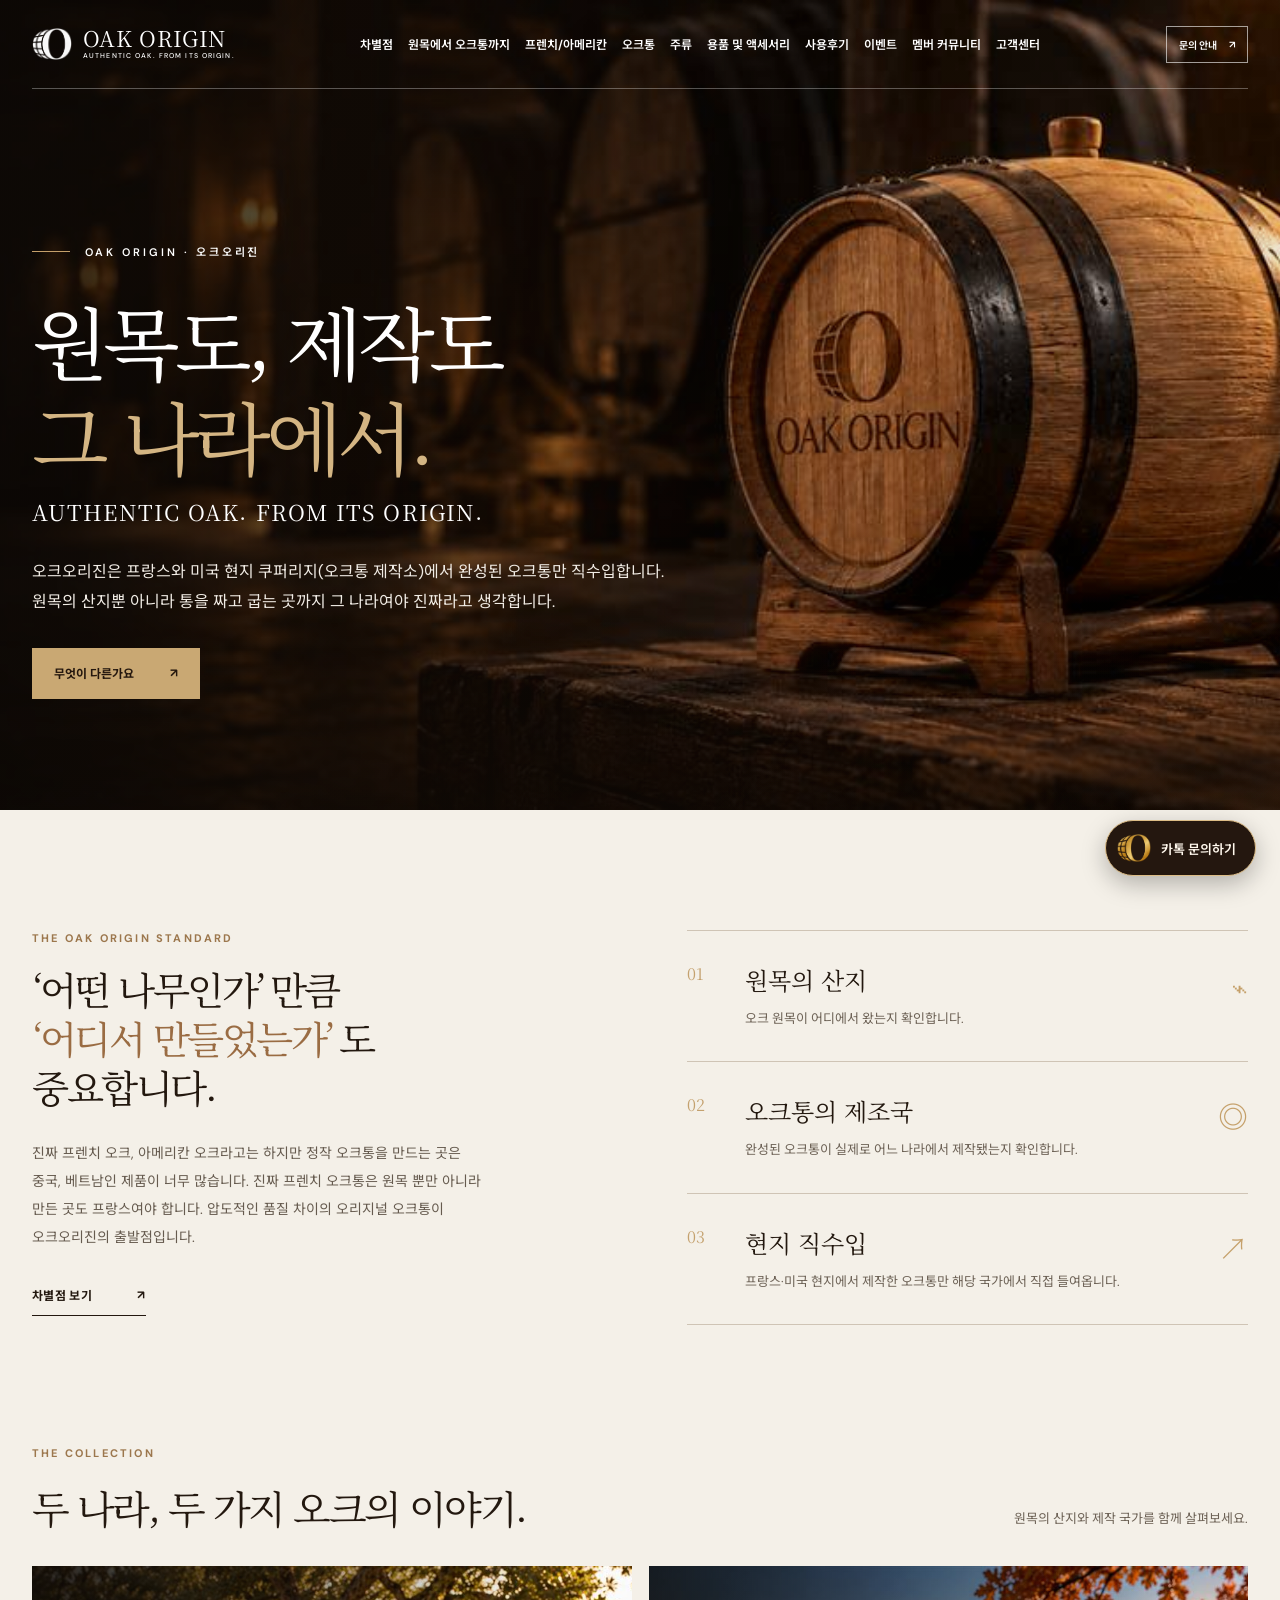
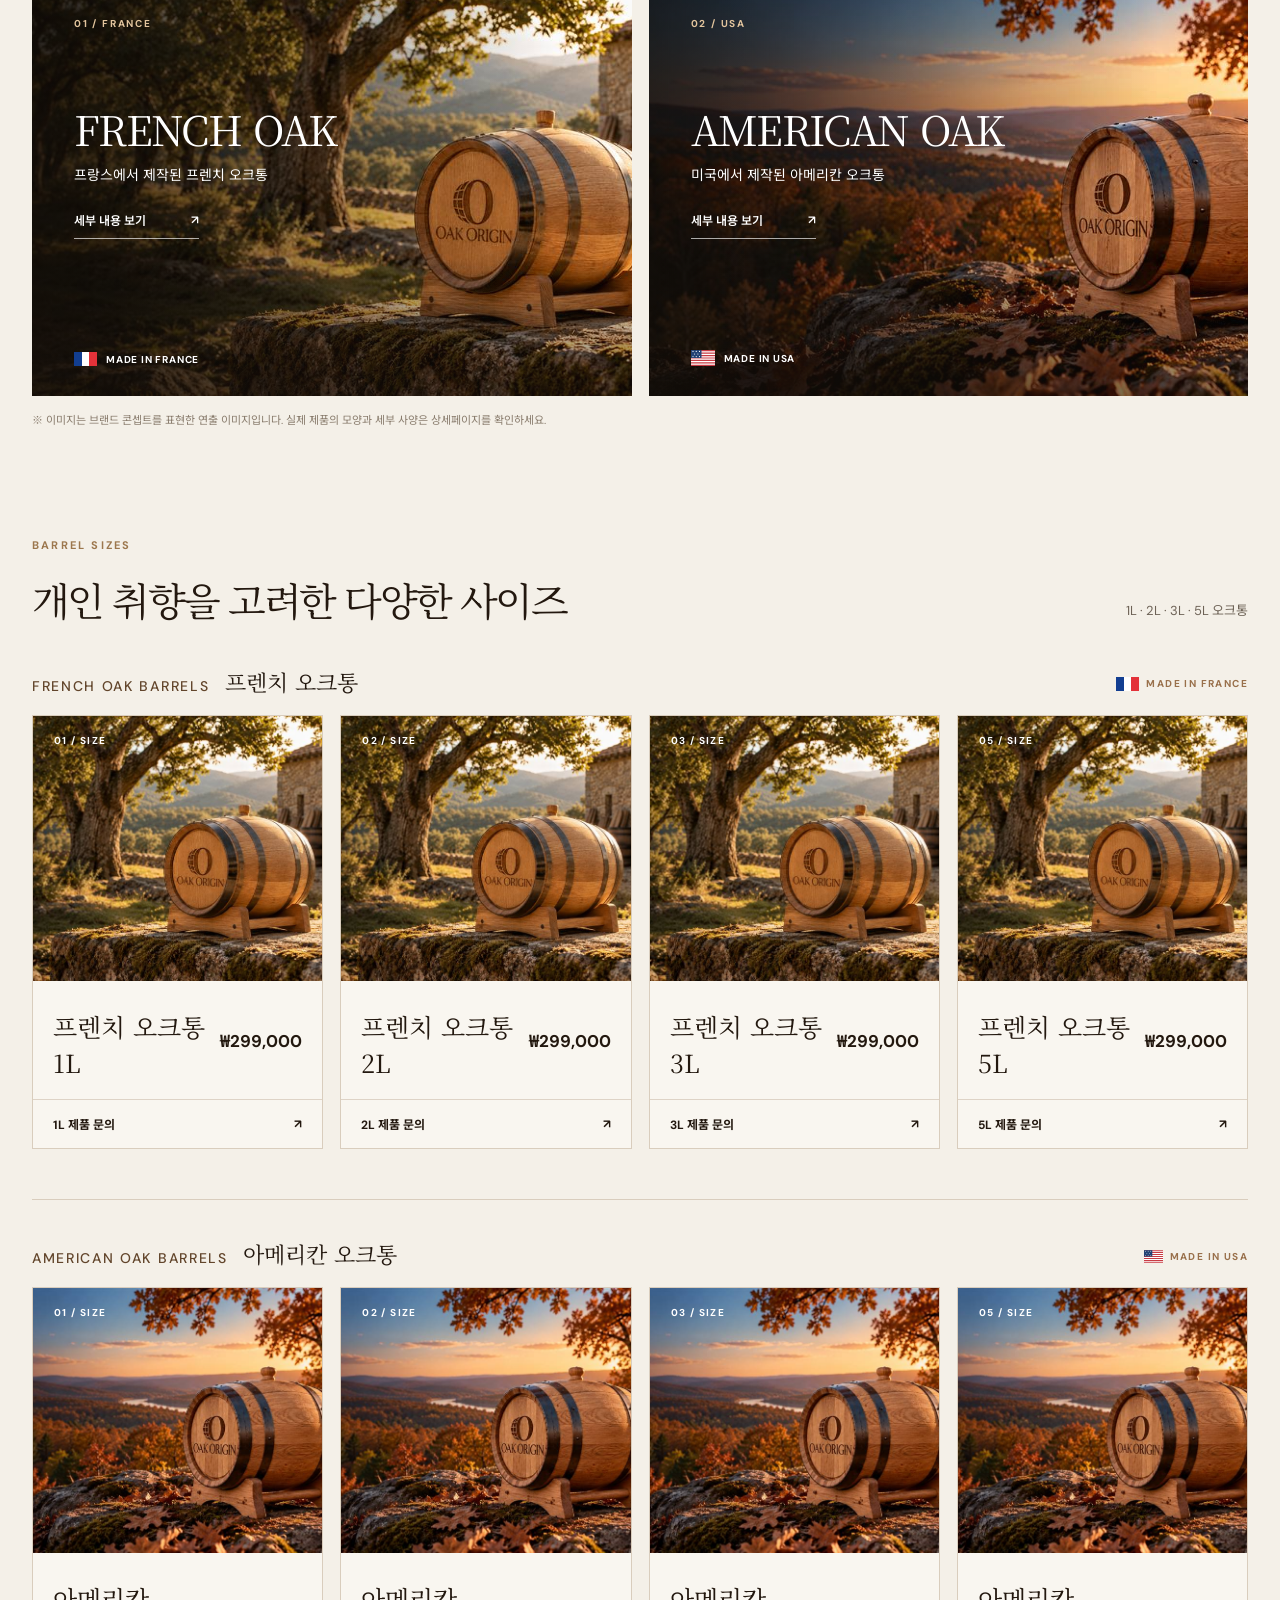
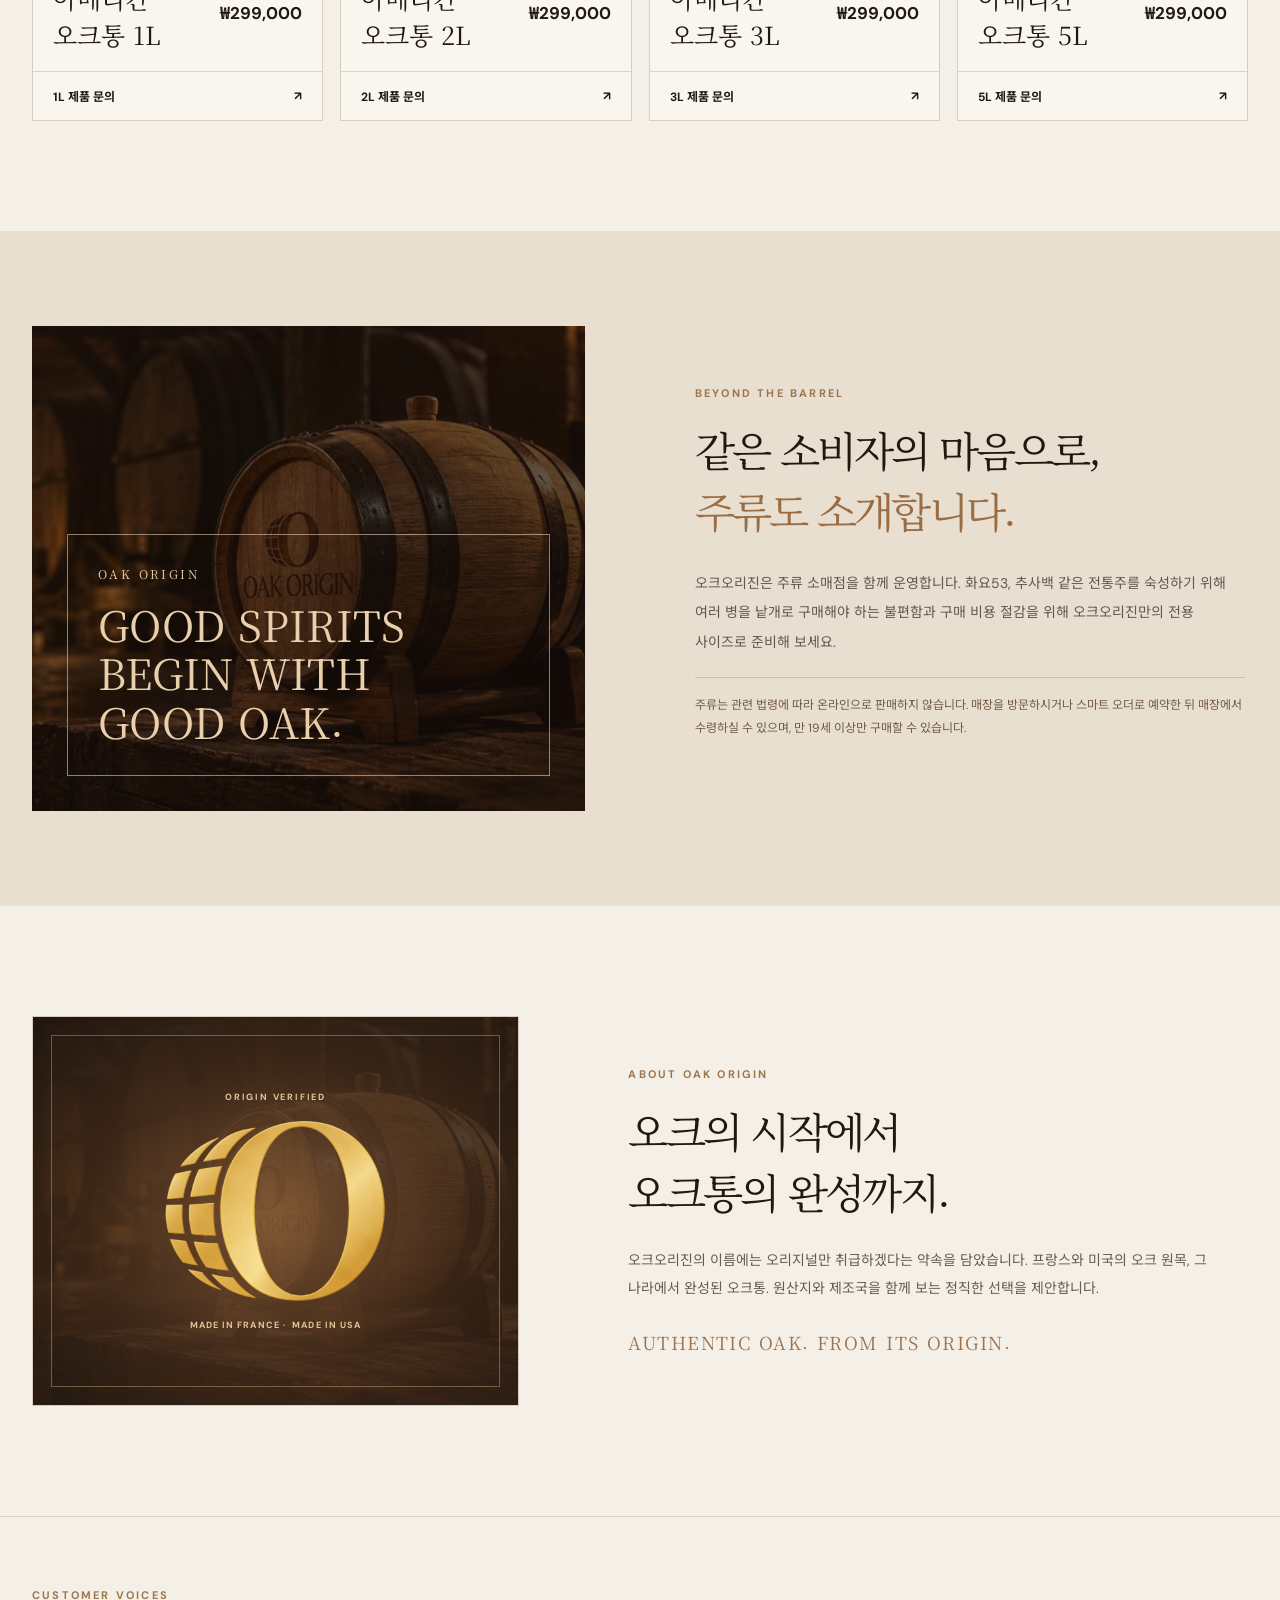
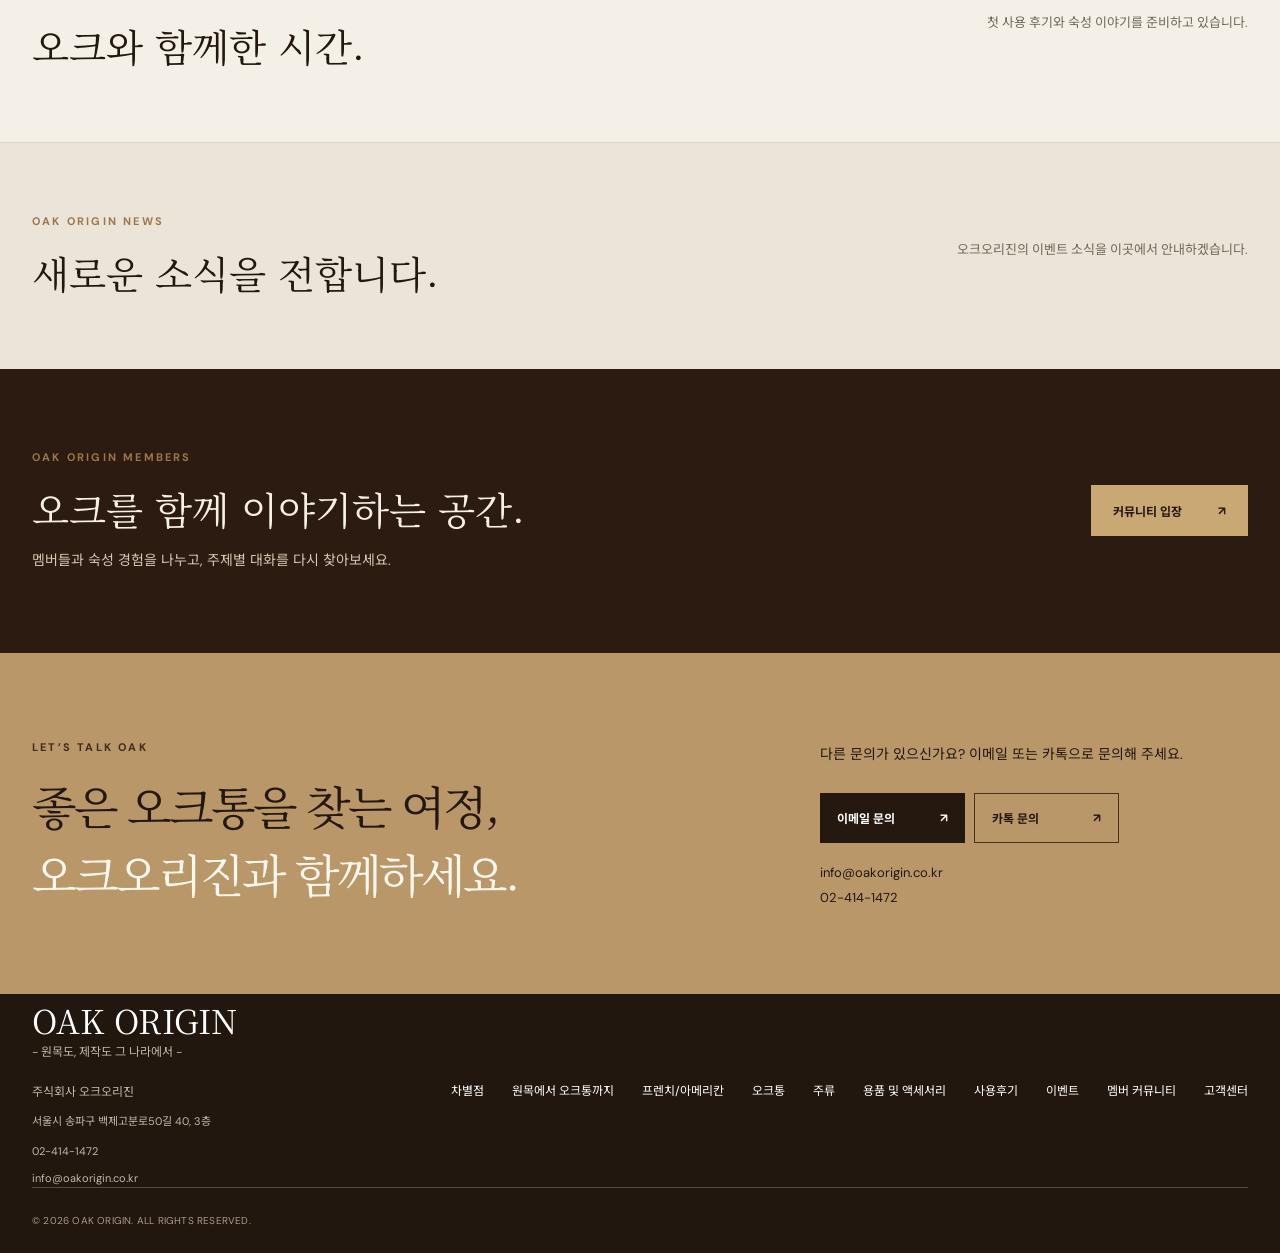
<file: index.html>
<!doctype html>
<html lang="ko">
<head>
  <meta charset="utf-8">
  <meta name="viewport" content="width=device-width, initial-scale=1">
  <meta name="theme-color" content="#21160f">
  <meta name="description" content="오크오리진은 프랑스와 미국 현지에서 제작한 오크통만 직수입합니다. 원목의 산지부터 오크통의 제조국까지 확인하는 오크통 전문 브랜드입니다.">
  <meta property="og:title" content="오크오리진 | 원목도, 제작도 그 나라에서">
  <meta property="og:description" content="프랑스·미국 현지 제작 오크통만 직수입합니다.">
  <meta property="og:image" content="https://oakorigin.co.kr/assets/hero-engraved.jpg">
  <title>오크오리진 | OAK ORIGIN</title>
  <link rel="icon" href="assets/barrel-mark-gold.png" type="image/png">
  <link rel="stylesheet" href="styles.css">
  <script src="script.js" defer></script>
</head>
<body>
  <a class="skip-link" href="#main">본문으로 바로가기</a>
  <header class="site-header" id="top">
    <div class="nav-shell">
      <a class="brand brand-light" href="#top" aria-label="오크오리진 홈">
        <img class="brand-mark" src="assets/barrel-mark-gold.png" alt="" width="46" height="46">
        <span class="brand-text"><strong>OAK ORIGIN</strong><small>AUTHENTIC OAK. FROM ITS ORIGIN.</small></span>
      </a>
      <button class="menu-toggle" type="button" aria-expanded="false" aria-controls="primary-nav" aria-label="메뉴 열기"><span></span><span></span><span></span></button>
      <nav class="primary-nav" id="primary-nav" aria-label="주 메뉴">
        <a href="#standard">차별점</a>
        <a href="#standard">원목에서 오크통까지</a>
        <a href="#barrels">프렌치/아메리칸</a>
        <a href="#products">오크통</a>
        <a href="#spirits">주류</a>
        <a href="#products">용품 및 액세서리</a>
        <a href="#reviews">사용후기</a>
        <a href="#events">이벤트</a>
        <a href="community.html">멤버 커뮤니티</a>
        <a href="#contact">고객센터</a>
      </nav>
      <a class="nav-contact" href="#contact">문의 안내 <span aria-hidden="true">↗</span></a>
    </div>
  </header>

  <main id="main">
    <section class="hero" aria-labelledby="hero-title">
      <div class="hero-image"></div>
      <div class="hero-shade"></div>
      <div class="hero-content container">
        <div class="eyebrow light"><span class="eyebrow-line"></span> OAK ORIGIN · 오크오리진</div>
        <h1 id="hero-title">원목도, 제작도<br><em>그 나라에서.</em></h1>
        <p class="hero-english">AUTHENTIC OAK. FROM ITS ORIGIN.</p>
        <p class="hero-description">오크오리진은 프랑스와 미국 현지 쿠퍼리지(오크통 제작소)에서 완성된 오크통만 직수입합니다. 원목의 산지뿐 아니라 통을 짜고 굽는 곳까지 그 나라여야 진짜라고 생각합니다.</p>
        <div class="hero-actions"><a class="button button-gold" href="#standard">무엇이 다른가요 <span aria-hidden="true">↗</span></a></div>
      </div>
    </section>

    <section class="standard" id="standard" aria-labelledby="standard-title">
      <div class="container standard-grid">
        <div class="standard-heading"><p class="section-kicker">THE OAK ORIGIN STANDARD</p><h2 id="standard-title">‘어떤 나무인가’<span class="standard-title-gap">만큼</span><br><em>‘어디서 만들었는가’</em><span class="standard-title-gap">도 중요합니다.</span></h2><p>진짜 프렌치 오크, 아메리칸 오크라고는 하지만 정작 오크통을 만드는 곳은 중국, 베트남인 제품이 너무 많습니다. 진짜 프렌치 오크통은 원목 뿐만 아니라 만든 곳도 프랑스여야 합니다. 압도적인 품질 차이의 오리지널 오크통이 오크오리진의 출발점입니다.</p><a class="line-button" href="#standard-list">차별점 보기 <span aria-hidden="true">↗</span></a></div>
        <div class="standard-list" id="standard-list">
          <div class="standard-item"><span class="standard-num">01</span><div><h3>원목의 산지</h3><p>오크 원목이 어디에서 왔는지 확인합니다.</p></div><span class="standard-icon" aria-hidden="true">⌁</span></div>
          <div class="standard-item"><span class="standard-num">02</span><div><h3>오크통의 제조국</h3><p>완성된 오크통이 실제로 어느 나라에서 제작됐는지 확인합니다.</p></div><span class="standard-icon" aria-hidden="true">◎</span></div>
          <div class="standard-item"><span class="standard-num">03</span><div><h3>현지 직수입</h3><p>프랑스·미국 현지에서 제작한 오크통만 해당 국가에서 직접 들여옵니다.</p></div><span class="standard-icon" aria-hidden="true">↗</span></div>
        </div>
      </div>
    </section>

    <section class="barrels section-cream" id="barrels" aria-labelledby="barrels-title">
      <div class="container">
        <div class="section-head"><div><p class="section-kicker">THE COLLECTION</p><h2 id="barrels-title">두 나라, 두 가지 오크의 이야기.</h2></div><p>원목의 산지와 제작 국가를 함께 살펴보세요.</p></div>
        <div class="collection-grid">
          <article class="collection-card french">
            <div class="card-image" role="img" aria-label="프랑스 풍경 속 오크통 이미지"></div>
            <div class="card-shade"></div>
            <div class="collection-content"><span class="country-number">01 / FRANCE</span><h3>FRENCH OAK</h3><p>프랑스에서 제작된 프렌치 오크통</p><a href="#standard" class="text-link">세부 내용 보기 <span aria-hidden="true">↗</span></a></div>
            <span class="origin-badge"><span class="flag-fr" aria-hidden="true"></span> MADE IN FRANCE</span>
          </article>
          <article class="collection-card american">
            <div class="card-image" role="img" aria-label="미국 풍경 속 오크통 이미지"></div>
            <div class="card-shade"></div>
            <div class="collection-content"><span class="country-number">02 / USA</span><h3>AMERICAN OAK</h3><p>미국에서 제작된 아메리칸 오크통</p><a href="#standard" class="text-link">세부 내용 보기 <span aria-hidden="true">↗</span></a></div>
            <span class="origin-badge"><svg class="flag-us" viewBox="0 0 24 16" aria-hidden="true"><rect width="24" height="16" fill="#fff"/><path fill="#c83b43" d="M0 0h24v1.23H0zm0 2.46h24v1.23H0zm0 2.46h24v1.23H0zm0 2.46h24v1.23H0zm0 2.46h24v1.23H0zm0 2.46h24v1.23H0zm0 2.46h24V16H0z"/><rect width="10.5" height="8" fill="#234375"/><g fill="#fff"><circle cx="2" cy="1.4" r=".55"/><circle cx="5.25" cy="1.4" r=".55"/><circle cx="8.5" cy="1.4" r=".55"/><circle cx="3.6" cy="4" r=".55"/><circle cx="6.9" cy="4" r=".55"/><circle cx="2" cy="6.6" r=".55"/><circle cx="5.25" cy="6.6" r=".55"/><circle cx="8.5" cy="6.6" r=".55"/></g></svg> MADE IN USA</span>
          </article>
        </div>
        <p class="collection-note">※ 이미지는 브랜드 콘셉트를 표현한 연출 이미지입니다. 실제 제품의 모양과 세부 사양은 상세페이지를 확인하세요.</p>
      </div>
    </section>

    <section class="products section-cream" id="products" aria-labelledby="products-title">
      <div class="container">
        <div class="section-head"><div><p class="section-kicker">BARREL SIZES</p><h2 id="products-title">개인 취향을 고려한 다양한 사이즈</h2></div><p>1L · 2L · 3L · 5L 오크통</p></div>
        <section class="product-family" aria-labelledby="french-products-title"><div class="product-family-head"><h3 id="french-products-title">FRENCH OAK BARRELS <span>프렌치 오크통</span></h3><p><span class="flag-fr" aria-hidden="true"></span> MADE IN FRANCE</p></div><div class="product-grid" id="product-grid-france"></div></section>
        <section class="product-family" aria-labelledby="american-products-title"><div class="product-family-head"><h3 id="american-products-title">AMERICAN OAK BARRELS <span>아메리칸 오크통</span></h3><p><svg class="flag-us" viewBox="0 0 24 16" aria-hidden="true"><rect width="24" height="16" fill="#fff"/><path fill="#c83b43" d="M0 0h24v1.23H0zm0 2.46h24v1.23H0zm0 2.46h24v1.23H0zm0 2.46h24v1.23H0zm0 2.46h24v1.23H0zm0 2.46h24v1.23H0zm0 2.46h24V16H0z"/><rect width="10.5" height="8" fill="#234375"/><g fill="#fff"><circle cx="2" cy="1.4" r=".55"/><circle cx="5.25" cy="1.4" r=".55"/><circle cx="8.5" cy="1.4" r=".55"/><circle cx="3.6" cy="4" r=".55"/><circle cx="6.9" cy="4" r=".55"/><circle cx="2" cy="6.6" r=".55"/><circle cx="5.25" cy="6.6" r=".55"/><circle cx="8.5" cy="6.6" r=".55"/></g></svg> MADE IN USA</p></div><div class="product-grid" id="product-grid-usa"></div></section>
      </div>
    </section>

    <section class="spirits" id="spirits" aria-labelledby="spirits-title"><div class="container spirits-grid"><div class="spirits-visual"><div class="spirits-visual-inner"><span>OAK ORIGIN</span><strong>GOOD SPIRITS<br>BEGIN WITH<br>GOOD OAK.</strong></div></div><div class="spirits-copy"><p class="section-kicker">BEYOND THE BARREL</p><h2 id="spirits-title">같은 소비자의 마음으로,<br><em>주류도 소개합니다.</em></h2><p class="spirits-description">오크오리진은 주류 소매점을 함께 운영합니다. 화요53, 추사백 같은 전통주를 숙성하기 위해 여러 병을 낱개로 구매해야 하는 불편함과 구매 비용 절감을 위해 오크오리진만의 전용 사이즈로 준비해 보세요.</p><p class="spirits-legal">주류는 관련 법령에 따라 온라인으로 판매하지 않습니다. 매장을 방문하시거나 스마트 오더로 예약한 뒤 매장에서 수령하실 수 있으며, 만 19세 이상만 구매할 수 있습니다.</p></div></div></section>

    <section class="about section-cream" id="about" aria-labelledby="about-title"><div class="container about-grid"><div class="about-mark"><span class="about-mark-label">ORIGIN VERIFIED</span><img src="assets/barrel-mark-gold.png" alt="오크오리진 오크통 심벌" loading="lazy"><span class="about-mark-caption"><span class="origin-caption-france">MADE IN FRANCE</span><span class="origin-caption-usa">MADE IN USA</span></span></div><div class="about-copy"><p class="section-kicker">ABOUT OAK ORIGIN</p><h2 id="about-title">오크의 시작에서<br>오크통의 완성까지.</h2><p>오크오리진의 이름에는 오리지널만 취급하겠다는 약속을 담았습니다. 프랑스와 미국의 오크 원목, 그 나라에서 완성된 오크통. 원산지와 제조국을 함께 보는 정직한 선택을 제안합니다.</p><p class="about-english">AUTHENTIC OAK. FROM ITS ORIGIN.</p></div></div></section>

    <section class="updates section-cream" id="reviews" aria-labelledby="reviews-title"><div class="container updates-grid"><div><p class="section-kicker">CUSTOMER VOICES</p><h2 id="reviews-title">오크와 함께한 시간.</h2></div><p>첫 사용 후기와 숙성 이야기를 준비하고 있습니다.</p></div></section>

    <section class="updates updates-event" id="events" aria-labelledby="events-title"><div class="container updates-grid"><div><p class="section-kicker">OAK ORIGIN NEWS</p><h2 id="events-title">새로운 소식을 전합니다.</h2></div><p>오크오리진의 이벤트 소식을 이곳에서 안내하겠습니다.</p></div></section>

    <section class="community-invite" aria-labelledby="community-invite-title"><div class="container community-invite-inner"><div><p class="section-kicker">OAK ORIGIN MEMBERS</p><h2 id="community-invite-title">오크를 함께 이야기하는 공간.</h2><p>멤버들과 숙성 경험을 나누고, 주제별 대화를 다시 찾아보세요.</p></div><a class="button button-gold" href="community.html">커뮤니티 입장 <span aria-hidden="true">↗</span></a></div></section>

    <section class="contact" id="contact"><div class="container contact-grid"><div><p class="section-kicker">LET’S TALK OAK</p><h2>좋은 오크통을 찾는 여정,<br><em>오크오리진과 함께하세요.</em></h2></div><div class="contact-side"><p>다른 문의가 있으신가요? 이메일 또는 카톡으로 문의해 주세요.</p><div class="contact-actions"><a class="contact-button" href="mailto:info@oakorigin.co.kr?subject=%EC%98%A4%ED%81%AC%ED%86%B5%20%EC%A0%9C%ED%92%88%20%EB%AC%B8%EC%9D%98">이메일 문의 <span aria-hidden="true">↗</span></a><button class="contact-button alt" id="contact-kakao-toggle" type="button">카톡 문의 <span aria-hidden="true">↗</span></button></div><div class="contact-details"><a href="mailto:info@oakorigin.co.kr">info@oakorigin.co.kr</a><a href="tel:+8224141472">02-414-1472</a></div></div></div></section>
  </main>

  <div class="floating-inquiry">
    <div class="floating-inquiry-panel" id="kakao-inquiry-panel" hidden>
      <strong>카카오톡 채널 준비 중입니다.</strong>
      <p>채널 개설 전에는 이메일이나 전화로 문의해 주세요.</p>
      <a href="mailto:info@oakorigin.co.kr">이메일 문의 <span>↗</span></a>
      <a href="tel:+8224141472">전화 문의 <span>↗</span></a>
    </div>
    <button class="floating-inquiry-button" id="kakao-inquiry-toggle" type="button" aria-expanded="false" aria-controls="kakao-inquiry-panel">
      <img src="assets/barrel-mark-gold.png" alt="" aria-hidden="true"><span>카톡 문의하기</span>
    </button>
  </div>

  <footer class="site-footer"><div class="container footer-top"><div class="footer-brand"><div class="footer-brand-lockup"><span>OAK ORIGIN</span><small class="footer-tagline">- 원목도, 제작도 그 나라에서 -</small></div><small class="footer-company">주식회사 오크오리진</small><address>서울시 송파구 백제고분로50길 40, 3층</address><a href="tel:+8224141472">02-414-1472</a><a href="mailto:info@oakorigin.co.kr">info@oakorigin.co.kr</a></div><div class="footer-links"><a href="#standard">차별점</a><a href="#standard">원목에서 오크통까지</a><a href="#barrels">프렌치/아메리칸</a><a href="#products">오크통</a><a href="#spirits">주류</a><a href="#products">용품 및 액세서리</a><a href="#reviews">사용후기</a><a href="#events">이벤트</a><a href="community.html">멤버 커뮤니티</a><a href="#contact">고객센터</a></div></div><div class="container footer-bottom"><span>© <span id="year">2026</span> OAK ORIGIN. ALL RIGHTS RESERVED.</span></div></footer>
</body>
</html>
</file>
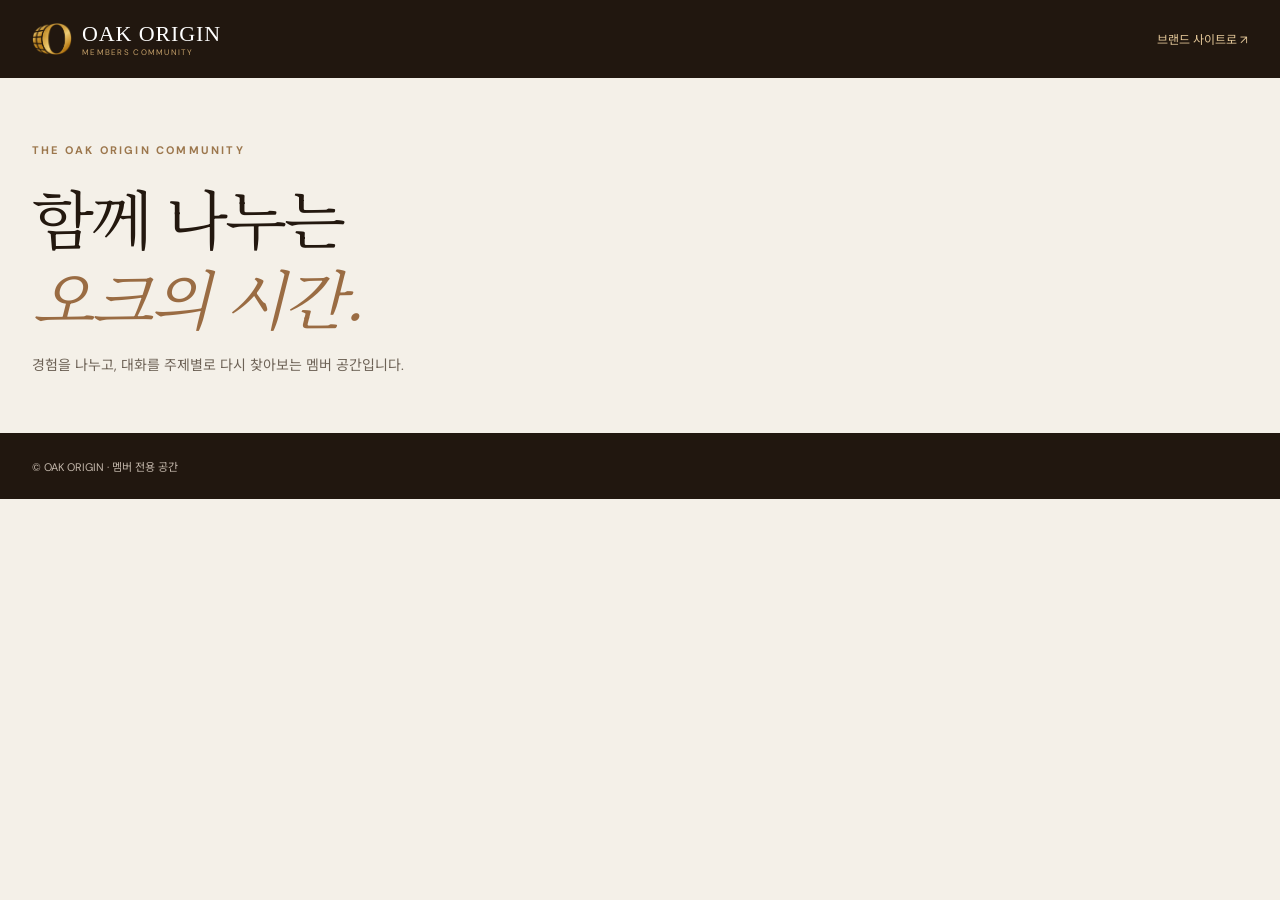
<file: community.html>
<!doctype html>
<html lang="ko">
<head>
  <meta charset="utf-8">
  <meta name="viewport" content="width=device-width, initial-scale=1">
  <meta name="theme-color" content="#21160f">
  <meta name="robots" content="noindex,nofollow">
  <title>멤버 커뮤니티 | OAK ORIGIN</title>
  <link rel="icon" href="assets/barrel-mark-gold.png" type="image/png">
  <link rel="stylesheet" href="styles.css">
  <link rel="stylesheet" href="community.css">
  <script type="module" src="community.js"></script>
</head>
<body class="community-page">
  <a class="skip-link" href="#community-main">본문으로 바로가기</a>
  <header class="community-header">
    <div class="container community-header-inner">
      <a class="community-brand" href="index.html" aria-label="오크오리진 홈"><img src="assets/barrel-mark-gold.png" alt=""><span><strong>OAK ORIGIN</strong><small>MEMBERS COMMUNITY</small></span></a>
      <a class="community-back" href="index.html">브랜드 사이트로 <span aria-hidden="true">↗</span></a>
    </div>
  </header>
  <main id="community-main" class="container">
    <div class="community-title"><p class="section-kicker">THE OAK ORIGIN COMMUNITY</p><h1>함께 나누는<br><em>오크의 시간.</em></h1><p>경험을 나누고, 대화를 주제별로 다시 찾아보는 멤버 공간입니다.</p></div>
    <p id="notice" class="community-notice" role="status" aria-live="polite"></p>

    <section id="setup-panel" class="access-card" hidden><h2>커뮤니티 준비 중</h2><p>인증과 데이터 저장소 연결이 완료되면 이곳에서 멤버 대화를 시작할 수 있습니다.</p></section>

    <section id="auth-panel" class="access-card" hidden aria-labelledby="auth-title">
      <div><p class="section-kicker">MEMBER ACCESS</p><h2 id="auth-title">멤버 로그인</h2><p>승인된 멤버만 대화와 검색을 볼 수 있습니다. 새 계정은 운영자 승인 후 입장할 수 있습니다.</p></div>
      <form id="auth-form"><label>이메일<input name="email" type="email" autocomplete="email" required></label><label>비밀번호<input name="password" type="password" autocomplete="current-password" minlength="8" required></label><div class="auth-actions"><button type="submit" name="mode" value="login">로그인</button><button type="button" id="signup-button" class="quiet-button">가입 신청</button></div></form>
    </section>

    <section id="pending-panel" class="access-card" hidden><h2>승인 대기 중입니다.</h2><p>운영자가 멤버십을 승인하면 커뮤니티를 이용할 수 있습니다.</p><button id="pending-logout" class="quiet-button" type="button">로그아웃</button></section>

    <div id="community-app" hidden>
      <div class="member-bar"><span id="member-label"></span><div><button id="admin-toggle" type="button" hidden>멤버 관리</button><button id="logout-button" type="button">로그아웃</button></div></div>
      <div class="community-grid">
        <aside class="community-sidebar" aria-label="대화 탐색">
          <div class="sidebar-block"><h2>대화방</h2><div id="room-list" class="room-list"></div></div>
          <div class="sidebar-block"><div class="sidebar-heading"><h2>주제별 대화</h2><button id="organize-button" type="button" hidden>AI 정리</button></div><button id="all-topics" class="topic-button selected" type="button">전체 대화</button><div id="topic-list"></div></div>
        </aside>
        <section class="conversation" aria-labelledby="room-heading">
          <div class="conversation-head"><div><p class="section-kicker">MEMBER CHAT</p><h2 id="room-heading">대화방</h2><p id="room-description"></p></div><label class="search-label"><span class="visually-hidden">대화 검색</span><input id="search-input" type="search" placeholder="대화 검색" maxlength="80"></label></div>
          <div id="topic-context" class="topic-context" hidden><div><span>TOPIC CONTEXT</span><h3 id="topic-heading"></h3><p id="topic-summary"></p></div><button id="clear-topic" type="button" aria-label="전체 대화 보기">×</button></div>
          <div id="message-list" class="message-list" role="log" aria-live="polite" aria-relevant="additions"></div>
          <form id="message-form" class="message-form"><label class="visually-hidden" for="message-input">메시지</label><textarea id="message-input" rows="2" maxlength="2000" placeholder="경험이나 질문을 나눠 주세요." required></textarea><div><span id="reply-context">전체 대화에 보내기</span><button type="submit">보내기 ↗</button></div></form>
        </section>
      </div>
      <section id="admin-panel" class="admin-panel" hidden><div class="sidebar-heading"><div><p class="section-kicker">MEMBERSHIP</p><h2>멤버 관리</h2></div><button id="admin-close" type="button" aria-label="멤버 관리 닫기">×</button></div><p>가입 신청을 승인하고 역할을 지정할 수 있습니다.</p><div id="member-list"></div></section>
    </div>
  </main>
  <footer class="community-footer"><div class="container">© OAK ORIGIN · 멤버 전용 공간</div></footer>
</body>
</html>
</file>
<file: styles.css>
@import url('https://fonts.googleapis.com/css2?family=DM+Sans:wght@400;500;600;700&family=Noto+Sans+KR:wght@300;400;500;600;700&family=Noto+Serif+KR:wght@400;500;600&display=swap');

:root{--ink:#23180f;--muted:#6d6256;--cream:#f4f0e8;--paper:#fbf8f2;--gold:#c5a06a;--line:#d9d0c1;--serif:Georgia,'Noto Serif KR',serif;--sans:'DM Sans','Noto Sans KR',sans-serif}
*{box-sizing:border-box}html{scroll-behavior:smooth}body{margin:0;background:var(--cream);color:var(--ink);font-family:var(--sans);word-break:keep-all}a{color:inherit;text-decoration:none}button{font:inherit}img,svg{display:block}section{scroll-margin-top:78px}.container{width:min(100% - 64px,1360px);margin:auto}.skip-link{position:absolute;left:16px;top:-60px;background:#fff;color:#111;padding:12px;z-index:100}.skip-link:focus{top:12px}
.site-header{position:fixed;inset:0 0 auto;z-index:30;color:#fff;transition:background .3s,box-shadow .3s}.site-header.scrolled{background:rgba(27,18,12,.96);box-shadow:0 4px 20px #0002}.nav-shell{height:89px;width:min(100% - 64px,1420px);margin:auto;display:flex;align-items:center;gap:54px;border-bottom:1px solid #ffffff50}.site-header.scrolled .nav-shell{border-color:transparent}.brand{display:flex;align-items:center;gap:11px;flex:none}.brand-mark{width:40px;height:46px}.brand-text{display:flex;flex-direction:column;gap:3px}.brand-text strong{font:400 clamp(19px,1.7vw,25px)/1 var(--serif);letter-spacing:.015em;white-space:nowrap}.brand-text small{font:500 7px/1.2 var(--sans);letter-spacing:.16em;white-space:nowrap}.primary-nav{display:flex;align-items:center;gap:30px;margin:auto}.primary-nav a,.nav-contact{font-size:12px;font-weight:600;letter-spacing:.02em;white-space:nowrap}.primary-nav a{transition:color .2s}.primary-nav a:hover,.nav-contact:hover{color:#dbbf94}.nav-contact{border:1px solid #ffffff99;padding:12px 17px;display:flex;gap:24px;align-items:center}.menu-toggle{display:none}
.hero{position:relative;min-height:min(810px,100svh);height:780px;background:#1e150f;color:#fff;overflow:hidden}.hero-image,.hero-shade{position:absolute;inset:0}.hero-image{background:url('assets/hero-engraved.jpg') center/cover no-repeat;animation:heroReveal 1.2s ease-out both}.hero-shade{background:linear-gradient(90deg,rgba(12,8,5,.85) 0%,rgba(17,10,5,.61) 38%,rgba(19,11,5,.08) 71%),linear-gradient(0deg,rgba(13,8,4,.72),transparent 24%)}.hero-content{position:relative;z-index:1;padding-top:clamp(184px,19vw,243px)}.eyebrow{display:flex;align-items:center;gap:15px;letter-spacing:.27em;font-size:11px;font-weight:600}.eyebrow-line{height:1px;width:38px;background:var(--gold)}.hero h1{font:400 clamp(54px,6.2vw,96px)/1.2 var(--serif);letter-spacing:-.07em;margin:34px 0 15px}.hero h1 em,.intro h2 em,.standard h2 em,.spirits h2 em,.contact h2 em{font-style:normal;color:#d4b583}.hero-english{font:400 clamp(14px,1.8vw,22px)/1.3 var(--serif);letter-spacing:.05em;margin:0 0 30px}.hero-description{font-size:16px;line-height:1.9;margin:0;color:#f1ece5}.hero-actions{display:flex;gap:10px;margin-top:38px}.button{min-height:51px;display:inline-flex;align-items:center;justify-content:space-between;gap:36px;padding:0 22px;font-size:12px;font-weight:700;transition:transform .2s,background .2s,border-color .2s}.button:hover{transform:translateY(-3px)}.button-gold{background:#c9a873;color:#24170e}.button-gold:hover{background:#e0c493}.button-outline{border:1px solid #ffffffb3;color:#fff}.button-outline:hover{border-color:#fff;background:#ffffff18}.hero-bottom{position:absolute;z-index:1;bottom:0;left:max(32px,calc((100% - 1360px)/2));right:max(32px,calc((100% - 1360px)/2));min-height:64px;border-top:1px solid #ffffff69;display:flex;gap:16px;align-items:center;font-size:10px;font-weight:700;letter-spacing:.12em}.hero-bottom-sep{height:15px;width:1px;background:#ffffffaa}.hero-bottom a{margin-left:auto;letter-spacing:.17em}.hero-bottom a span{font-size:20px;margin-left:12px;vertical-align:-2px}@keyframes heroReveal{from{transform:scale(1.045);opacity:.5}to{transform:scale(1);opacity:1}}
.section-cream{background:var(--cream)}.section-kicker{font:700 11px/1.5 var(--sans);letter-spacing:.2em;color:#9c774d;margin:0 0 17px}h2,h3,p{margin-top:0}.intro{padding:95px 0 100px}.intro-grid{display:grid;grid-template-columns:1fr 2.25fr 1.5fr;gap:45px;align-items:start}.section-index{color:#90765a;font-size:11px;letter-spacing:.16em;padding-top:5px}.intro h2,.section-head h2,.standard h2,.spirits h2,.about h2,.contact h2{font:400 clamp(29px,3.25vw,47px)/1.47 var(--serif);letter-spacing:-.065em;margin:0}.intro h2 em,.standard h2 em,.spirits h2 em,.contact h2 em{color:#9a6c43}.intro-copy{color:#5b534b;font-size:14px;line-height:2.1;margin:39px 0 0}
.barrels{padding:0 0 110px}.section-head{display:flex;justify-content:space-between;gap:24px;align-items:end;margin-bottom:30px}.section-head h2{font-size:39px}.section-head>p{color:var(--muted);font-size:13px;margin-bottom:9px}.collection-grid{display:grid;grid-template-columns:repeat(2,1fr);gap:17px}.collection-card{min-height:430px;position:relative;overflow:hidden;color:#fff;background:#2c2015}.card-image,.card-shade{position:absolute;inset:0}.card-image{background-size:cover;background-position:center;transition:transform .65s}.collection-card:hover .card-image{transform:scale(1.045)}.french .card-image{background-image:url('assets/french-engraved.jpg')}.american .card-image{background-image:url('assets/american-engraved.jpg')}.card-shade{background:linear-gradient(90deg,#130e09b8 0%,#130e0954 50%,transparent 85%),linear-gradient(0deg,#130e0988,transparent 32%)}.collection-content{position:absolute;left:42px;top:45px;right:30px}.country-number{font-size:10px;letter-spacing:.18em;color:#e3c59e;font-weight:700}.collection-content h3{font:400 clamp(29px,3.2vw,47px)/1.1 var(--serif);letter-spacing:-.04em;margin:74px 0 13px}.collection-content p{font-size:14px;margin-bottom:25px}.text-link{display:inline-flex;gap:45px;align-items:center;border-bottom:1px solid #ffffffa6;padding-bottom:9px;font-size:12px;font-weight:600}.text-link:hover{color:#e4c190;border-color:#e4c190}.origin-badge{position:absolute;bottom:30px;left:42px;display:flex;align-items:center;gap:9px;font-size:10px;font-weight:700;letter-spacing:.08em}.flag-fr{width:23px;height:14px;background:linear-gradient(90deg,#123e91 0 33%,white 33% 66%,#e33239 66%)}.flag-us{font-size:18px;line-height:1}.collection-note{font-size:11px;color:#897c6d;margin:15px 0 0}
.standard{background:#21170f;color:#fff;padding:120px 0}.standard-grid{display:grid;grid-template-columns:1fr 1.1fr;gap:12%}.standard-heading h2{font-size:clamp(39px,4.4vw,65px);line-height:1.28;margin-bottom:28px}.standard-heading>p:not(.section-kicker){font-size:14px;color:#c9beb2;line-height:2;max-width:460px;margin-bottom:33px}.line-button{display:inline-flex;align-items:center;gap:45px;border-bottom:1px solid currentColor;padding:0 0 11px;font-size:12px;font-weight:700;letter-spacing:.03em}.line-button:hover{color:var(--gold)}.standard-list{border-top:1px solid #ffffff35}.standard-item{display:grid;grid-template-columns:40px 1fr 45px;gap:18px;align-items:start;border-bottom:1px solid #ffffff35;padding:31px 0}.standard-num{font:16px var(--serif);color:#c4a16e}.standard-item h3{font:400 24px var(--serif);margin:0 0 10px}.standard-item p{font-size:13px;color:#c8bcb0;line-height:1.8;margin:0}.standard-icon{font:30px var(--serif);color:#c5a06a;text-align:right}
.statement{padding:95px 0;background:linear-gradient(90deg,#55361e,#23160e);color:#fff;text-align:center}.statement span{font-size:11px;letter-spacing:.25em;color:#d9bd91}.statement p{font:400 clamp(26px,3.8vw,52px)/1.5 var(--serif);letter-spacing:-.04em;margin:18px 0 0}.statement strong{font-weight:400;color:#e6c899}
.process{padding:105px 0 115px}.process-grid{display:grid;grid-template-columns:repeat(4,1fr);gap:24px;margin-top:64px}.process-grid article>span{font:400 22px var(--serif);color:#98724d}.process-line{height:1px;background:#c7b8a6;margin:20px 0 26px;position:relative}.process-line:after{content:'';position:absolute;right:0;top:-3px;width:7px;height:7px;border-radius:50%;background:#ad8459}.process-grid h3{font:400 22px var(--serif);margin-bottom:14px}.process-grid p{font-size:13px;line-height:1.8;color:#6e6256;max-width:250px}
.spirits{background:#e9dfd0;padding:95px 0}.spirits-grid{display:grid;grid-template-columns:1fr 1fr;gap:9%;align-items:center}.spirits-visual{height:485px;background:linear-gradient(135deg,#24170d88,#120b08cc),url('assets/hero-engraved.jpg') 74% center/cover;display:flex;align-items:end;padding:35px}.spirits-visual-inner{border:1px solid #dec8ad9c;color:#e9cfab;padding:30px;width:100%;display:flex;flex-direction:column;gap:18px}.spirits-visual-inner span{font:12px var(--serif);letter-spacing:.2em}.spirits-visual-inner strong{font:400 42px/1.15 var(--serif)}.spirits-copy h2{margin-bottom:28px}.spirits-copy>p:not(.section-kicker){font-size:14px;line-height:2.1;color:#62584e;max-width:550px}.spirits-legal{border-top:1px solid #a6907966;padding-top:16px;margin-top:20px;font-size:12px!important;line-height:1.9!important;color:#735b45!important}.coming-label{display:inline-block;border:1px solid #a69079;padding:13px 17px;margin-top:21px;color:#735b45;font-size:10px;font-weight:700;letter-spacing:.1em}
.about{padding:110px 0}.about-grid{display:grid;grid-template-columns:1fr 1.4fr;align-items:center;gap:11%}.about-mark{height:340px;border:1px solid #dacbbb;display:grid;place-items:center;color:#4a2817}.about-mark svg{width:130px;height:140px}.about h2{margin-bottom:24px}.about p:not(.section-kicker):not(.about-english){max-width:650px;font-size:14px;color:#675c50;line-height:2}.about-english{font:18px var(--serif);letter-spacing:.08em;color:#9d724d;margin:27px 0 0}
.contact{background:#b99769;padding:86px 0}.contact-grid{display:grid;grid-template-columns:1.5fr 1fr;gap:12%;align-items:center}.contact .section-kicker{color:#412b1a}.contact h2{font-size:clamp(30px,3.6vw,50px)}.contact h2 em{color:#fff8ee}.contact-side p{font-size:14px;line-height:1.9;margin:0 0 25px}.site-footer{background:#21170f;color:#fff}.footer-top{min-height:194px;display:flex;justify-content:space-between;align-items:center;gap:30px;border-bottom:1px solid #ffffff38}.footer-brand{display:flex;flex-direction:column;gap:13px}.footer-brand span{font:33px var(--serif)}.footer-brand small{font-size:12px;color:#c3b7ab}.footer-links{display:flex;gap:28px;font-size:12px}.footer-links a:hover{color:#d1ae79}.footer-bottom{min-height:65px;display:flex;align-items:center;justify-content:space-between;gap:20px;color:#a99b8d;font-size:10px;letter-spacing:.02em}
@media(max-width:1050px){.nav-shell{gap:20px}.primary-nav{gap:15px}.primary-nav a,.nav-contact{font-size:11px}.intro-grid{grid-template-columns:.6fr 2fr;gap:28px}.intro-copy{grid-column:2;margin-top:0}.standard-grid{gap:7%}}
@media(max-width:800px){.container,.nav-shell{width:min(100% - 40px,680px)}.nav-shell{height:72px}.brand-mark{width:31px;height:37px}.brand-text strong{font-size:20px}.brand-text small{font-size:6px}.menu-toggle{display:flex;flex-direction:column;gap:5px;margin-left:auto;border:0;background:none;color:inherit;padding:10px;cursor:pointer}.menu-toggle span{display:block;width:23px;height:1.5px;background:currentColor}.primary-nav{display:none;position:absolute;top:72px;left:0;right:0;padding:20px;background:#21170f;flex-direction:column;align-items:stretch;gap:0;box-shadow:0 12px 20px #0004}.primary-nav.is-open{display:flex}.primary-nav a{font-size:14px;padding:12px 6px}.nav-contact{display:none}.hero{height:740px;min-height:0}.hero-image{background-position:61% center}.hero-shade{background:linear-gradient(90deg,#100b06c9,#100b0670 72%),linear-gradient(0deg,#100b06cc,transparent 35%)}.hero-content{padding-top:194px}.hero h1{font-size:clamp(45px,8vw,69px)}.hero-description{font-size:14px}.hero-bottom{left:20px;right:20px;font-size:8px}.intro{padding:75px 0}.intro-grid{display:block}.section-index{margin-bottom:28px}.intro-copy{margin-top:25px}.barrels{padding-bottom:78px}.section-head{align-items:start;display:block}.section-head h2{font-size:32px}.section-head>p{margin:15px 0 0}.collection-card{min-height:365px}.collection-grid{gap:12px}.collection-content{left:25px;top:30px}.collection-content h3{font-size:30px;margin-top:67px}.origin-badge{left:25px;bottom:24px}.standard{padding:85px 0}.standard-grid{grid-template-columns:1fr;gap:55px}.statement{padding:70px 0}.process{padding:75px 0}.process-grid{grid-template-columns:repeat(2,1fr);gap:25px;margin-top:45px}.spirits-grid{gap:35px}.spirits-visual{height:370px}.spirits-visual-inner strong{font-size:28px}.about{padding:80px 0}.about-grid{gap:40px}.about-mark{height:280px}.contact{padding:70px 0}.contact-grid{gap:30px}.footer-top{min-height:170px}}
@media(max-width:600px){.container,.nav-shell{width:calc(100% - 36px)}.hero{height:690px}.hero-image{background-position:67% center}.hero-shade{background:linear-gradient(90deg,#100b06dd,#100b0688 100%),linear-gradient(0deg,#100b06ee,transparent 43%)}.hero-content{padding-top:160px}.eyebrow{font-size:9px}.hero h1{font-size:clamp(42px,10vw,57px);margin-top:23px}.hero-english{font-size:12px;margin-bottom:26px}.hero-description{font-size:13px}.hero-actions{margin-top:30px}.button{padding:0 13px;gap:13px;min-height:47px;font-size:10px}.hero-bottom a{font-size:0}.hero-bottom a span{font-size:18px}.intro{padding:65px 0}.intro h2,.section-head h2,.standard h2,.spirits h2,.about h2,.contact h2{font-size:clamp(28px,7.5vw,38px)}.intro-copy{font-size:13px}.barrels{padding-bottom:65px}.collection-grid{grid-template-columns:1fr}.collection-card{min-height:370px}.collection-content h3{font-size:38px}.standard{padding:74px 0}.standard-item{grid-template-columns:28px 1fr 28px;gap:12px}.standard-item h3{font-size:21px}.statement{padding:64px 0}.statement p{font-size:26px}.process{padding:70px 0}.process-grid{gap:24px 12px}.process-grid h3{font-size:20px}.process-grid p{font-size:12px}.spirits{padding:65px 0}.spirits-grid{grid-template-columns:1fr}.spirits-visual{height:330px}.spirits-copy{padding-top:12px}.about{padding:70px 0}.about-grid{grid-template-columns:1fr}.about-mark{height:220px}.about-mark svg{height:100px}.contact{padding:65px 0}.contact-grid{grid-template-columns:1fr}.footer-top{display:block;padding-top:53px;padding-bottom:45px}.footer-links{flex-wrap:wrap;gap:15px 25px;margin-top:34px}.footer-bottom{align-items:start;flex-direction:column;padding-top:24px;padding-bottom:24px;min-height:0;gap:9px}}
@media(prefers-reduced-motion:reduce){html{scroll-behavior:auto}.hero-image{animation:none}.button,.card-image{transition:none}}

/* Capacity cards: pricing is set once in script.js. */
.products{padding:0 0 110px}.product-grid{display:grid;grid-template-columns:repeat(4,minmax(0,1fr));gap:17px}.product-card{border:1px solid #d9cdbd;background:#f9f6f0}.product-picture{height:265px;overflow:hidden;position:relative;background:#352518}.product-picture span{position:absolute;z-index:1;top:18px;left:21px;color:#fff;font-size:10px;font-weight:700;letter-spacing:.14em}.product-picture img{height:100%;width:100%;object-fit:cover;object-position:77% center;transition:transform .4s}.product-card:hover img{transform:scale(1.06)}.product-info{min-height:114px;display:flex;align-items:center;justify-content:space-between;gap:15px;padding:19px 20px}.product-country{font-size:9px;letter-spacing:.06em;color:#99704b;font-weight:700}.product-info h3{font:400 25px var(--serif);margin:8px 0 0}.product-info strong{font-size:17px;white-space:nowrap}.product-inquiry{border-top:1px solid #ded3c6;display:flex;align-items:center;justify-content:space-between;padding:15px 20px;font-size:12px;font-weight:700}.product-inquiry:hover{background:#eadcc9}
.contact-actions{display:flex;gap:9px;flex-wrap:wrap}.contact-button{background:#25180f;color:white;min-width:145px;display:flex;align-items:center;justify-content:space-between;padding:15px 17px;font-size:12px;font-weight:700}.contact-button.alt{background:transparent;color:#25180f;border:1px solid #4a311d}.contact-button:hover{background:#3d2817;color:#fff}.contact-details{display:flex;flex-direction:column;gap:8px;margin-top:21px;font-size:13px}.contact-details a:hover{text-decoration:underline}.footer-brand>a{font-size:11px;color:#c3b7ab}.footer-brand>a:hover{color:#fff}
@media(max-width:800px){.products{padding-bottom:80px}.product-grid{grid-template-columns:repeat(2,minmax(0,1fr));gap:10px}.product-picture{height:190px}.product-info{display:block;min-height:125px}.product-info h3{font-size:21px}.product-info strong{display:block;margin-top:10px;font-size:15px}}
@media(max-width:600px){.products{padding-bottom:65px}.product-grid{grid-template-columns:1fr}.product-picture{height:230px}.product-info{display:flex;min-height:90px}.product-info strong{margin:0}}

/* Refined navigation and brand story layout */
.hero-description{max-width:640px}
.hero-actions{margin-top:30px}
.nav-shell{gap:27px}
.primary-nav{gap:15px}
.primary-nav a,.nav-contact{font-size:10px;letter-spacing:0}
.nav-contact{padding:10px 12px;gap:12px}
.about-grid{grid-template-columns:.88fr 1.12fr;gap:9%}
.about-mark{height:390px;position:relative;overflow:hidden;display:flex;flex-direction:column;align-items:center;justify-content:center;gap:14px;color:#ead3aa;background:radial-gradient(ellipse at 50% 52%,#76502f 0,#382416 54%,#1d140e 100%);isolation:isolate}
.about-mark:before{content:'';position:absolute;inset:18px;border:1px solid #c8a56d75;z-index:-1}
.about-mark:after{content:'';position:absolute;inset:0;background:url('assets/hero-engraved.jpg') 76% center/cover;opacity:.13;mix-blend-mode:screen;z-index:-2}
.about-mark img{display:block;width:min(76%,310px);max-height:265px;object-fit:contain;filter:none!important;mix-blend-mode:screen}
.about-mark-label,.about-mark-caption{font-size:9px;font-weight:700;letter-spacing:.2em;color:#e2c698}
.about-mark-caption{letter-spacing:.12em}
.updates{padding:70px 0;border-top:1px solid #ded5c8}
.updates-grid{display:flex;justify-content:space-between;align-items:center;gap:30px}
.updates h2{font:400 clamp(28px,3vw,40px)/1.35 var(--serif);margin:8px 0 0}
.updates-grid>p{max-width:420px;color:#74685b;font-size:13px;line-height:1.8}
.updates-event{background:#ebe4d8}
.standard{background:var(--cream);color:var(--ink)}
.standard-heading>p:not(.section-kicker){color:#665b4f}
.standard-list{border-top-color:#cfc4b5}
.standard-item{border-bottom-color:#cfc4b5}
.standard-item p{color:#6d6256}
.primary-nav a{font-size:12px}
.standard-title-gap{margin-left:.16em}
.standard-heading h2{font-size:clamp(30px,3vw,44px)}
@media(max-width:1150px){.nav-shell{width:calc(100% - 40px);height:72px}.menu-toggle{display:flex;flex-direction:column;gap:5px;margin-left:auto;border:0;background:none;color:inherit;padding:10px;cursor:pointer}.menu-toggle span{display:block;width:23px;height:1.5px;background:currentColor}.primary-nav{display:none;position:absolute;top:72px;left:0;right:0;padding:14px 20px;background:#21170f;flex-direction:column;align-items:stretch;gap:0;box-shadow:0 12px 20px #0004}.primary-nav.is-open{display:flex}.primary-nav a{font-size:14px;padding:10px 6px}.nav-contact{display:none}}
@media(max-width:800px){.about-mark{height:300px}.updates{padding:55px 0}.updates-grid{display:block}.updates-grid>p{margin:16px 0 0}}
@media(max-width:600px){.standard-heading h2{font-size:clamp(24px,6.2vw,34px)}}
.brand-mark{object-fit:contain;flex:none;filter:brightness(0) invert(1)}.flag-us{display:block;flex:none;width:24px;height:16px;font-size:0;line-height:normal}.about-mark img{width:130px;height:auto;max-height:180px;object-fit:contain;filter:brightness(0) saturate(100%) invert(13%) sepia(27%) saturate(1255%) hue-rotate(343deg) brightness(92%) contrast(91%)}.footer-brand address{font-style:normal;font-size:11px;color:#c3b7ab;line-height:1.6}
@media(max-width:600px){.about-mark img{width:100px}}
.about-mark img{width:230px;max-height:260px;filter:none;mix-blend-mode:screen}
@media(max-width:600px){.about-mark img{width:180px;max-height:200px}}
.product-family{margin-top:38px}
.product-family+.product-family{margin-top:50px;padding-top:38px;border-top:1px solid #d9cdbd}
.product-family-head{display:flex;justify-content:space-between;align-items:baseline;gap:16px;margin-bottom:18px}
.product-family-head h3{font:500 14px var(--sans);letter-spacing:.12em;margin:0;color:#62452b}
.product-family-head h3 span{margin-left:10px;font:400 22px var(--serif);letter-spacing:0;color:var(--ink)}
.product-family-head>p{font-size:10px;letter-spacing:.14em;color:#99704b;font-weight:700}
@media(max-width:600px){.product-family-head{align-items:start;flex-direction:column;gap:7px}.product-family-head h3 span{display:block;margin:8px 0 0}}
.product-country{display:inline-flex;align-items:center;gap:7px}
.product-family-head>p{display:flex;align-items:center;gap:7px;margin-bottom:0}
.product-country .flag-fr{width:17px;height:11px}
.product-country .flag-us,.product-family-head .flag-us{width:19px;height:13px}
.floating-inquiry{position:fixed;z-index:40;right:24px;bottom:24px;display:flex;flex-direction:column;align-items:flex-end;gap:12px}
.floating-inquiry-button{display:flex;align-items:center;gap:10px;padding:10px 19px 10px 11px;border:1px solid #ddbd87;border-radius:999px;background:#24170f;color:#fff8ed;box-shadow:0 8px 24px #0004;font:600 13px var(--sans);cursor:pointer;transition:transform .2s,background .2s}
.floating-inquiry-button:hover{transform:translateY(-2px);background:#382416}
.floating-inquiry-button:focus-visible{outline:3px solid #d4b583;outline-offset:3px}
.floating-inquiry-button img{width:34px;height:34px;object-fit:contain}
.floating-inquiry-panel{width:min(310px,calc(100vw - 36px));padding:21px;background:#fbf8f2;color:#23180f;border:1px solid #d9cdbd;box-shadow:0 12px 35px #0003}
.floating-inquiry-panel[hidden]{display:none}
.floating-inquiry-panel strong{font:500 17px var(--serif)}
.floating-inquiry-panel p{font-size:12px;line-height:1.8;color:#6d6256;margin:9px 0 15px}
.floating-inquiry-panel a{display:flex;justify-content:space-between;padding:10px 0;border-top:1px solid #e2d8ca;font-size:12px;font-weight:700}
.contact-button{font-family:inherit;cursor:pointer}
.footer-company{margin-top:8px}
.footer-tagline{align-self:center;margin-top:-7px}
@media(max-width:600px){.floating-inquiry{right:14px;bottom:14px}.floating-inquiry-button{font-size:12px;padding:8px 15px 8px 9px}.floating-inquiry-button img{width:30px;height:30px}}
@media(max-width:800px){.about-mark img{width:145px;max-height:160px}}
@media(max-width:600px){.about-mark img{width:120px;max-height:135px}}
.footer-brand-lockup{display:flex;flex-direction:column;gap:2px}
.footer-tagline{align-self:auto;margin-top:0;line-height:1.3}
@media(max-width:800px){.footer-brand-lockup{align-self:center;align-items:center;text-align:center}}
.about-mark-caption .origin-caption-france:after{content:" ·"}
.about-mark-caption .origin-caption-usa{margin-left:.7em}
@media(max-width:600px){.about-mark-caption{display:flex;flex-direction:column;gap:3px;font-size:8px;letter-spacing:.12em;white-space:normal}.about-mark-caption .origin-caption-france:after{content:""}.about-mark-caption .origin-caption-usa{margin-left:0}}

.community-invite{padding:80px 0;background:#2b1b11;color:#f8f0e4}
.community-invite-inner{display:flex;align-items:center;justify-content:space-between;gap:35px}
.community-invite h2{font:400 clamp(29px,3vw,43px)/1.4 var(--serif);margin:0 0 12px}
.community-invite p:not(.section-kicker){font-size:14px;color:#d7c7b4;line-height:1.8;margin:0}
@media(max-width:600px){.community-invite{padding:62px 0}.community-invite-inner{align-items:start;flex-direction:column}}
</file>
<file: community.css>
.community-page{background:#f4f0e8;min-height:100vh}.community-page [hidden]{display:none!important}.visually-hidden{position:absolute;width:1px;height:1px;overflow:hidden;clip:rect(0,0,0,0);white-space:nowrap}.community-header{background:#21170f;color:#fff}.community-header-inner{height:78px;display:flex;justify-content:space-between;align-items:center}.community-brand{display:flex;align-items:center;gap:10px}.community-brand img{width:40px;height:40px;object-fit:contain}.community-brand span{display:flex;flex-direction:column}.community-brand strong{font:22px Georgia,serif;letter-spacing:.04em}.community-brand small{font-size:8px;letter-spacing:.16em;color:#c5a06a}.community-back{font-size:12px;color:#e2c698}.community-back:hover{text-decoration:underline}.community-title{padding:64px 0 45px}.community-title h1{font:400 clamp(40px,5vw,66px)/1.26 var(--serif);letter-spacing:-.05em;margin:0 0 17px}.community-title h1 em{color:#9a6c43}.community-title>p:last-child{font-size:14px;color:#6d6256}.community-notice{min-height:0;margin:0}.community-notice:not(:empty){padding:13px 17px;margin:0 0 20px;border:1px solid #d9cdbd;background:#fff9ef;font-size:13px}.access-card{background:#fbf8f2;border:1px solid #d9cdbd;padding:36px;max-width:700px;margin:0 0 90px;display:grid;grid-template-columns:1fr 1fr;gap:30px}.access-card h2{font:400 30px var(--serif);margin:0 0 15px}.access-card p{font-size:13px;color:#6d6256;line-height:1.8}.access-card form{display:grid;gap:16px}.access-card label{display:grid;gap:7px;font-size:12px;font-weight:700}.access-card input,.search-label input,.message-form textarea{width:100%;border:1px solid #d7cab9;background:#fffdf8;color:#23180f;padding:11px 13px;font:inherit}.auth-actions{display:flex;gap:9px;flex-wrap:wrap}.access-card button,.member-bar button,.sidebar-heading button,.message-form button,.admin-panel button{border:1px solid #3d2a1b;background:#2b1b11;color:#fff;padding:10px 15px;cursor:pointer;font:600 12px var(--sans)}.access-card button:hover,.member-bar button:hover,.sidebar-heading button:hover,.message-form button:hover,.admin-panel button:hover{background:#58391f}.access-card .quiet-button{background:transparent;color:#2b1b11}.member-bar{display:flex;justify-content:space-between;align-items:center;gap:15px;padding:13px 0;border-top:1px solid #d9cdbd;font-size:12px;color:#6d6256}.member-bar>div{display:flex;gap:8px}.member-bar button{background:transparent;color:#3d2a1b;border:0;padding:7px}.community-grid{display:grid;grid-template-columns:260px minmax(0,1fr);gap:18px;padding-bottom:90px}.community-sidebar,.conversation,.admin-panel{border:1px solid #d9cdbd;background:#fbf8f2}.community-sidebar{padding:24px}.sidebar-block+.sidebar-block{border-top:1px solid #ded3c6;margin-top:25px;padding-top:25px}.sidebar-block h2{font:400 21px var(--serif);margin:0 0 16px}.sidebar-heading{display:flex;align-items:start;justify-content:space-between;gap:8px}.sidebar-heading button{font-size:11px;padding:6px 8px}.room-list,.topic-list{display:grid;gap:7px}.room-button,.topic-button{display:block;width:100%;text-align:left;border:0;background:transparent;color:#4d4033;padding:12px 10px;cursor:pointer;font:600 13px var(--sans)}.room-button:hover,.topic-button:hover,.room-button.selected,.topic-button.selected{background:#e9dcc9;color:#2b1b11}.topic-button small{display:block;color:#8d7154;font-size:10px;margin-top:4px}.conversation{min-height:630px;display:flex;flex-direction:column}.conversation-head{padding:27px 30px 22px;border-bottom:1px solid #ded3c6;display:flex;justify-content:space-between;align-items:end;gap:20px}.conversation-head .section-kicker{margin-bottom:7px}.conversation-head h2{font:400 29px var(--serif);margin:0}.conversation-head p:last-child{font-size:12px;color:#7a6a5b;margin:7px 0 0}.search-label{min-width:180px}.search-label input{font-size:12px}.topic-context{display:flex;justify-content:space-between;gap:18px;padding:18px 30px;background:#eee4d5;border-bottom:1px solid #d7cab9}.topic-context span{font-size:9px;letter-spacing:.2em;color:#9a6c43}.topic-context h3{font:400 22px var(--serif);margin:5px 0}.topic-context p{font-size:12px;color:#685b4e;line-height:1.7;margin:0}.topic-context button{border:0;background:none;font-size:24px;cursor:pointer;align-self:start}.message-list{height:480px;overflow:auto;padding:24px 30px;display:flex;flex-direction:column;gap:16px}.message{max-width:min(640px,90%);align-self:flex-start}.message.mine{align-self:flex-end}.message-meta{display:flex;gap:9px;align-items:baseline;font-size:11px;color:#8b7b6b;margin-bottom:6px}.message.mine .message-meta{justify-content:flex-end}.message-meta strong{color:#60452d}.message-bubble{white-space:pre-wrap;overflow-wrap:anywhere;background:#f0e7da;border:1px solid #e0d4c4;padding:12px 15px;font-size:13px;line-height:1.7}.message.mine .message-bubble{background:#dac19d;border-color:#c6a876}.message-topic{display:block;margin-top:5px;font-size:10px;color:#8b6949}.empty-messages{font-size:13px;color:#7b6b5c;text-align:center;margin:auto}.message-form{border-top:1px solid #ded3c6;padding:16px 20px}.message-form textarea{resize:vertical;min-height:68px;max-height:200px;font-size:13px}.message-form>div{display:flex;align-items:center;justify-content:space-between;gap:12px;margin-top:8px}.message-form span{font-size:11px;color:#866f56}.admin-panel{padding:28px;margin:0 0 80px}.admin-panel h2{font:400 28px var(--serif);margin:0}.admin-panel>p{font-size:13px;color:#6d6256}.member-row{display:grid;grid-template-columns:minmax(120px,1fr) 140px 140px 75px;align-items:center;gap:10px;padding:12px 0;border-top:1px solid #ded3c6;font-size:12px}.member-row small{display:block;color:#8b7b6b}.member-row select{width:100%;padding:8px;border:1px solid #d7cab9;background:#fffdf8}.member-row button{padding:9px}.community-footer{background:#21170f;color:#c3b7ab;padding:25px 0;font-size:11px}.community-page button:focus-visible,.community-page a:focus-visible,.community-page input:focus-visible,.community-page textarea:focus-visible,.community-page select:focus-visible{outline:3px solid #b6874a;outline-offset:2px}
@media(max-width:800px){.community-grid{grid-template-columns:1fr}.community-sidebar{display:grid;grid-template-columns:1fr 1fr;gap:18px}.sidebar-block+.sidebar-block{border:0;margin:0;padding:0}.community-title{padding:46px 0 30px}.access-card{grid-template-columns:1fr}.member-row{grid-template-columns:1fr 1fr}.member-row>span{grid-column:1/-1}}
@media(max-width:600px){.community-header-inner{height:68px}.community-brand strong{font-size:18px}.community-brand img{width:32px;height:32px}.community-back{font-size:10px}.community-title h1{font-size:41px}.community-sidebar{grid-template-columns:1fr;padding:18px}.sidebar-block+.sidebar-block{border-top:1px solid #ded3c6;padding-top:18px}.conversation-head{padding:20px;display:block}.search-label{display:block;margin-top:15px}.message-list{padding:18px;height:440px}.topic-context{padding:15px 20px}.member-bar{align-items:start}.member-bar>div{flex-direction:column}.access-card{padding:24px}}
</file>
